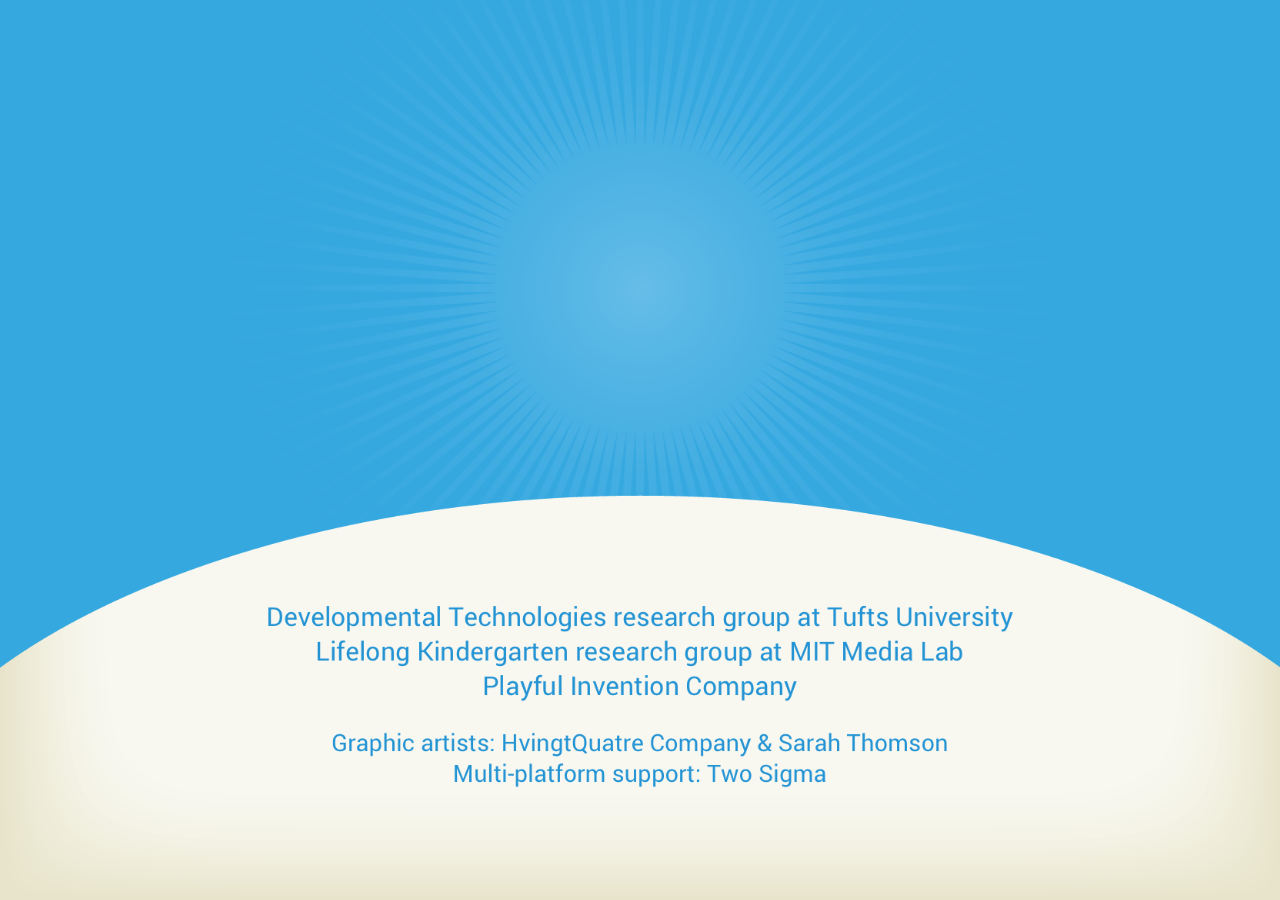
<file: editions/free/src/index.html>
<!DOCTYPE html>
<meta name="viewport" content="width=device-width, initial-scale=1.0,
      maximum-scale=1.0, user-scalable=no"/>
<meta name="apple-mobile-web-app-capable" content="yes"/>
<meta http-equiv="cache-control" content="no-cache">
<meta charset="utf-8">

<html>

<head>
<title>ScratchJr Intro</title>
<link rel="icon" href="data:,">
<script>
    window.scratchJrPage = 'index';
</script>
<script type="text/javascript" src="app.bundle.js"></script>
</head>
<body style="margin:0px; background: black;">
    <div class="frame" id="frame">
        <div class="topbar" id="topbar">
            <div class="topbar-button" id="topbar-info"></div>
            <div class="topbar-button" id="topbar-settings"></div>
            <div class="topbar-button" id="topbar-moreapps">

            </div>
        </div>
        <div class="gear hide" id="gear"></div>
        <div class="credits hide" id="authors"></div>
        <div class="creditsText hide" id="authorsText"></div>
        <div class="rays" id="rays"></div>
        <div class="catface" id="catface"></div>
        <div class="jrlogo" id="jrlogo"></div>
        <div class="purple hide" id="purpleguy"></div>
        <div class="red hide" id="redguy"></div>
        <div class="blue hide" id="blueguy"></div>

        <div class="startButton hide" id="startButton"></div>
        <div class="pbschars hide" id="pbschars"></div>

        <div class="gettings hide" id="gettings"></div>
        <div class="startcode hide" id="startcode"></div>
        
        <div class="usageQuestion hide" id="usageQuestion"></div>
        <div class="usageSchool hide" id="usageSchool">
            <img class="usageIcon" id="useSchoolIcon" src="assets/start/schoolIcon.svg" />
            <div class="usageText" id="useSchoolText"></div>
        </div>
        <div class="usageHome hide" id="usageHome">
            <img class="usageIcon" id="useHomeIcon" src="assets/start/homeIcon.svg" />
            <div class="usageText" id="useHomeText"></div>
        </div>
        <div class="usageOther hide" id="usageOther">
            <img class="usageIcon" id="useOtherIcon" src="assets/start/otherIcon.svg" />
            <div class="usageText" id="useOtherText"></div>
        </div>
        <div class="usageNoanswer hide" id="usageNoanswer">
            <div class="usageNoanswerText" id="usageNoanswerText"></div>
        </div>

        <div class="optionsInstruction hide" id="optionsInstruction">
        </div>
        <div class="optionsList hide" id="optionsList">
        </div>
    </div>
</body>
</html>
</file>
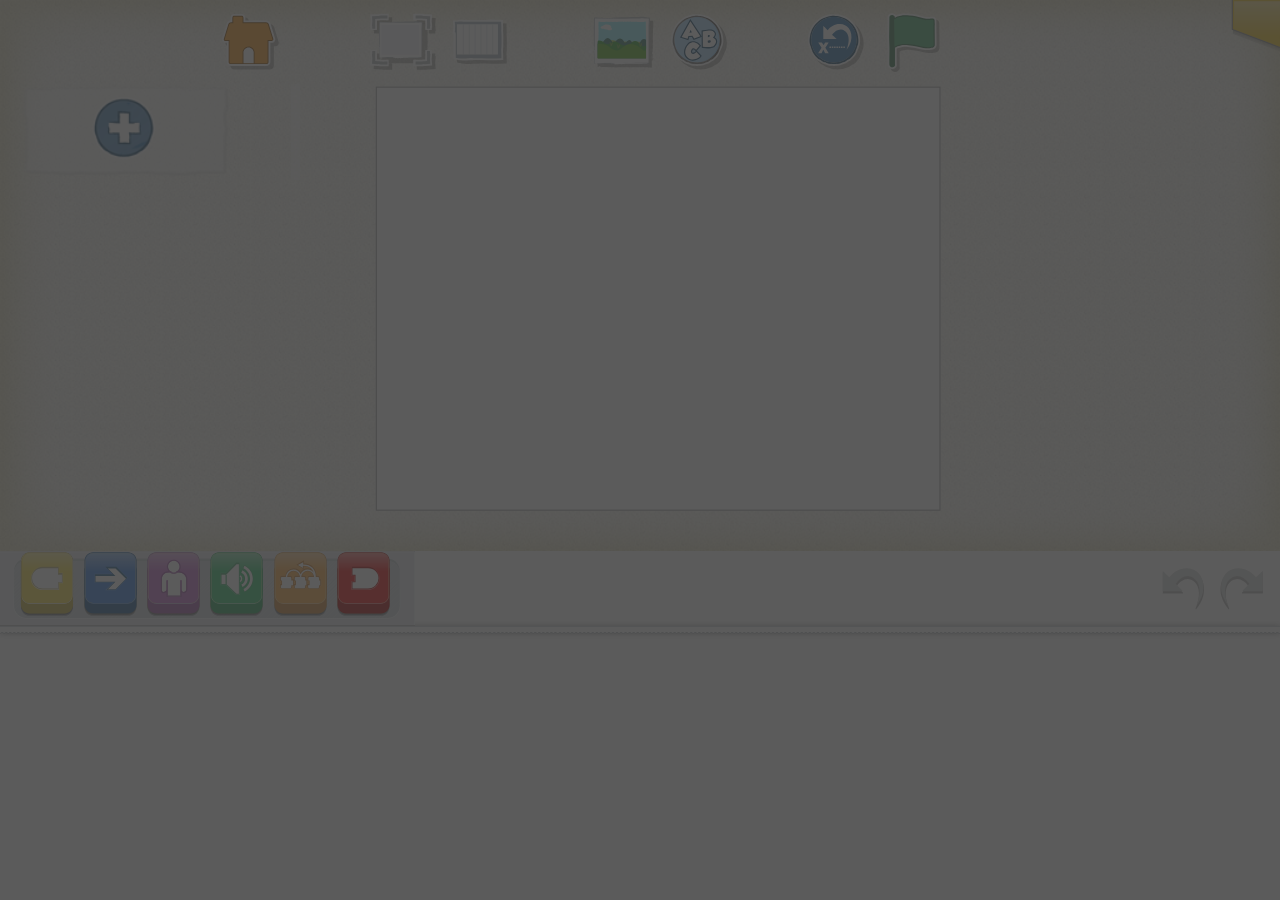
<file: editions/free/src/editor.html>
<!DOCTYPE html>
<html xmlns="http://www.w3.org/1999/xhtml" xmlns:xlink="http://www.w3.org/1999/xlink">
<meta name="viewport" content="width=device-width, initial-scale=1.0, maximum-scale=1.0, user-scalable=no"/>
<meta name="apple-mobile-web-app-capable" content="yes">
<meta http-equiv="cache-control" content="no-cache">
<meta charset="utf-8">

<head>
<title>Junior</title>
<link rel="icon" href="data:,">

<script>
    window.scratchJrPage = 'editor';
</script>
<script type="text/javascript" src="app.bundle.js"></script>
</head>
<body style="background: white;">
<div class="frame" id="frame"></div>
<div class="libframe" id="libframe"></div>
<div class="paintframe" id="paintframe"></div>

</body>
</html>
</file>
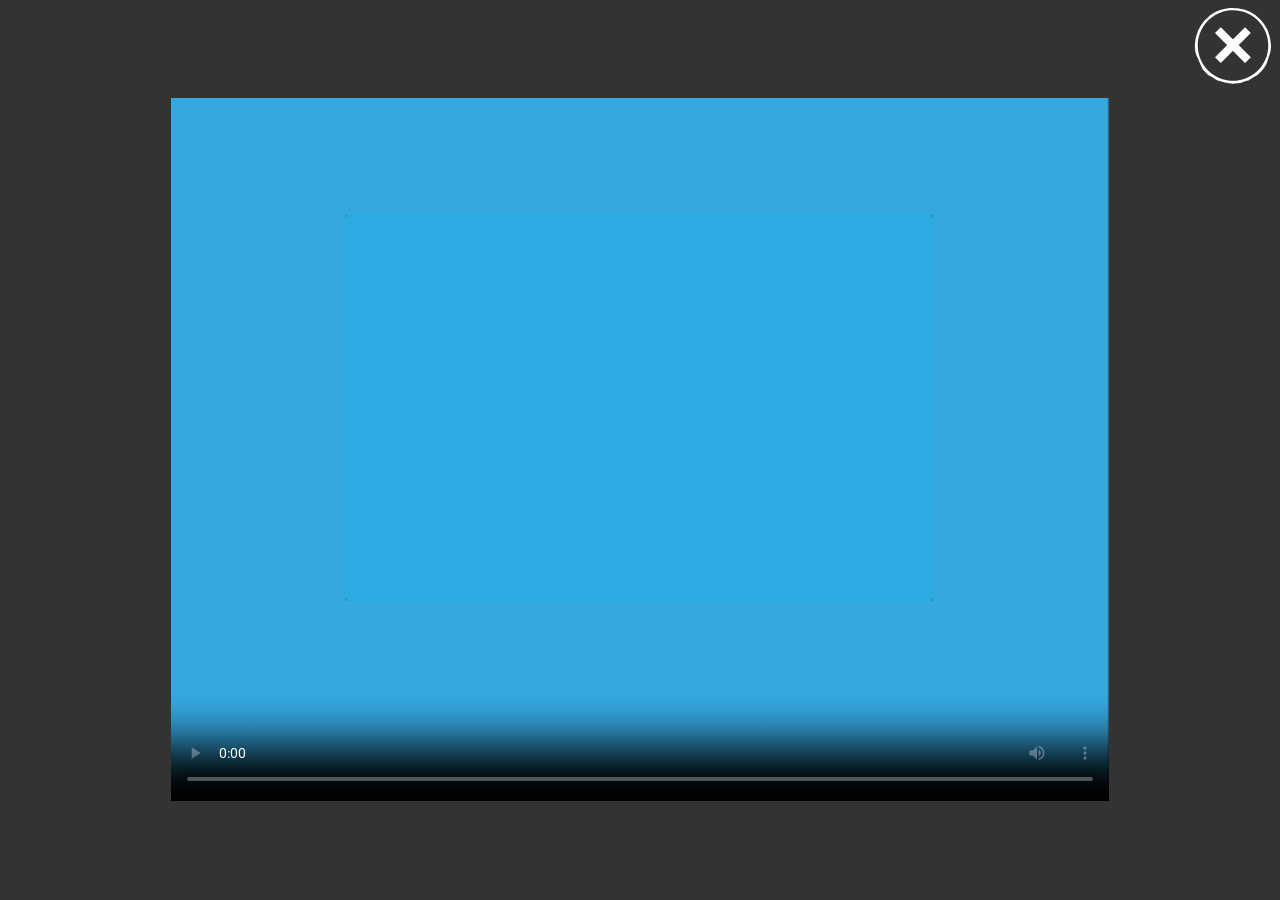
<file: editions/free/src/gettingstarted.html>
<!DOCTYPE html>
<html xmlns="http://www.w3.org/1999/xhtml" xmlns:xlink="http://www.w3.org/1999/xlink">
<meta name="viewport" content="width=device-width, initial-scale=1.0, maximum-scale=1.0, user-scalable=no"/>
<meta name="apple-mobile-web-app-capable" content="yes">
<meta http-equiv="cache-control" content="no-cache">
<meta charset="utf-8">

<head>
<title>Junior</title>
<link rel="icon" href="data:,">

<script language="javascript">
    window.scratchJrPage = 'gettingStarted';
</script>
<script type="text/javascript" src="app.bundle.js"></script>

</head>
<body>
<div class="tutorial" id="tutorialmode">
  <div class="closehelp" id="closeHelp"></div>
  <div class="introvideocontainer">
      <video class="introvideo" id="myVideo" controls style="display: none;"></video>
  </div>
</div>
</body>
</html>
</file>
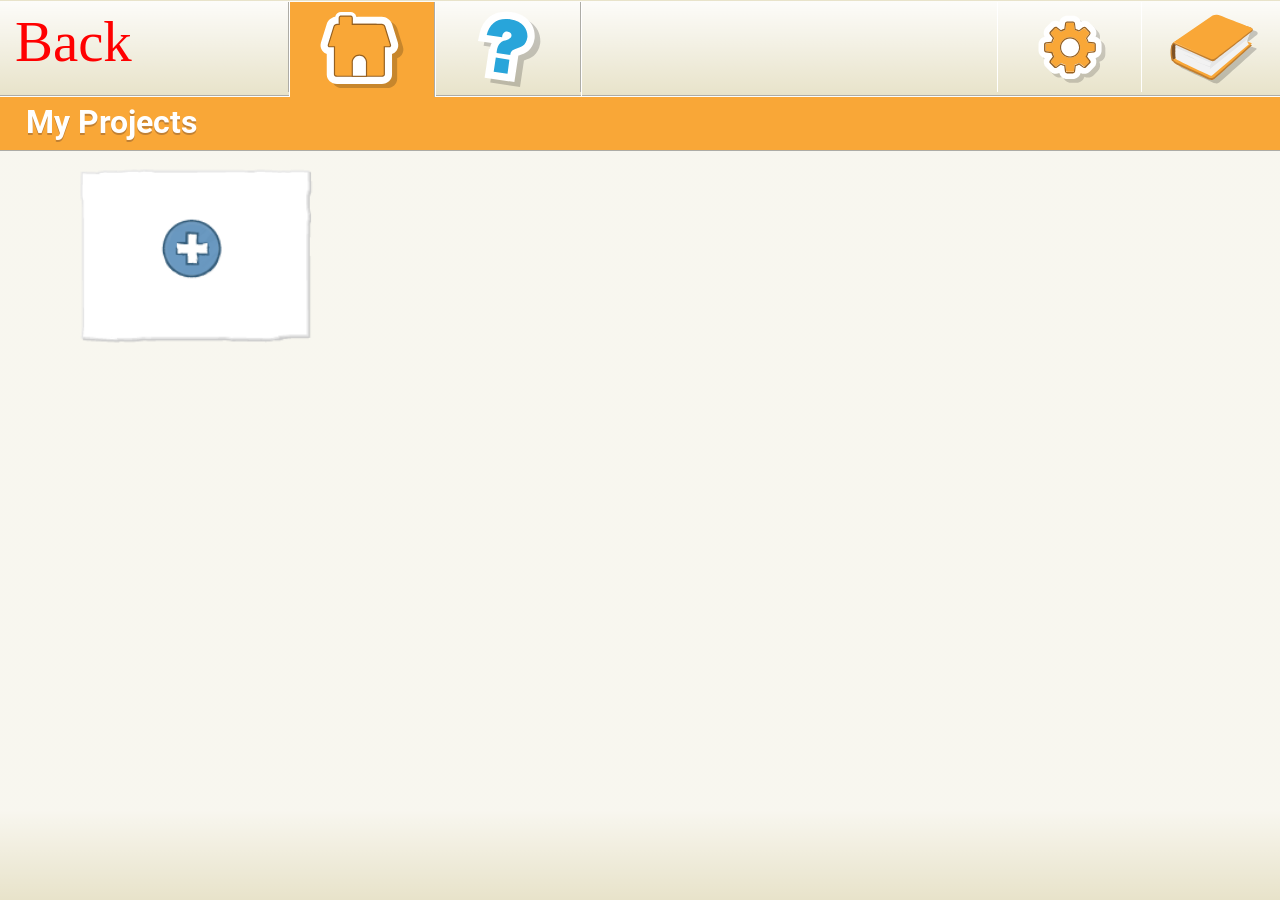
<file: editions/free/src/home.html>
<!DOCTYPE html>
<html xmlns="http://www.w3.org/1999/xhtml" xmlns:xlink="http://www.w3.org/1999/xlink">
<meta name="viewport" content="width=device-width, initial-scale=1.0, user-scalable=0, minimum-scale=1.0, maximum-scale=1.0">
<meta name="apple-mobile-web-app-capable" content="yes">
<meta http-equiv="cache-control" content="no-cache">
<meta charset="utf-8">

<head>
<title>Scratch Jr</title>
<link rel="icon" href="data:,">

<script>
    window.scratchJrPage = 'home';
</script>
<script type="text/javascript" src="app.bundle.js"></script>

</head>
<body>
<div class="frame" id="frame">
	<div class="topbar" id="topbar">
		<ul class="topbar-nav" id="nav">
			<li class="logo" id="logotab">
				<span class="logo-icon"></span>
			</li>
			<div></div>
			<li class="home" id="hometab">
				<span class="home-icon"></span>
			</li>
			<div></div>
			<li class="help" id="helptab">
				<span class="help-icon"></span>
			</li>
			<div></div>
		</ul>
        <ul class="reference" id="settings">
            <div></div>
            <li class="gear" id="geartab">
                <span class="gear-icon"></span>
            </li>
       </ul>
		<ul class="reference" id="reference">
			<div></div>
			<li class="book" id="booktab">
				<span class="book-icon"></span>
			</li>
	 </ul>
	</div>
	<div class="topsection" id="topsection">
		<div	class="tabtitle" id="tabtitle">
			<span id="tabheader"></span>
		</div>
		<div class="tabicon" id="tabicon"></div>
		<div class="blueband" id="blueband">
			<span id="subtitle"></span>
		</div>
	</div>
	<div class="contentwrap" id="wrapc"></div>
	<div class="footer off" id="footer">
		<ul class="footer-nav" id="footernav">
			<li class="tab" id="abouttab" >
				<div class="about-icon"></div>
				<span id="abouttab-text"></span>
			</li>
			<li class="tab" id="interfacetab">
				<div class="interface-icon"></div>
				<span id="interfacetab-text"></span>
			</li>
			<li class="tab" id="painttab">
				<div class="paint-icon"></div>
                <span id="painttab-text"></span>
			</li>
			<li class="tab2" id="blockstab">
				<div class="blocks-icon"></div>
				<span id="blockstab-text"></span>
			</li>
			<div></div>
		</ul>
	</div>

</div>
</body>
</html>
</file>
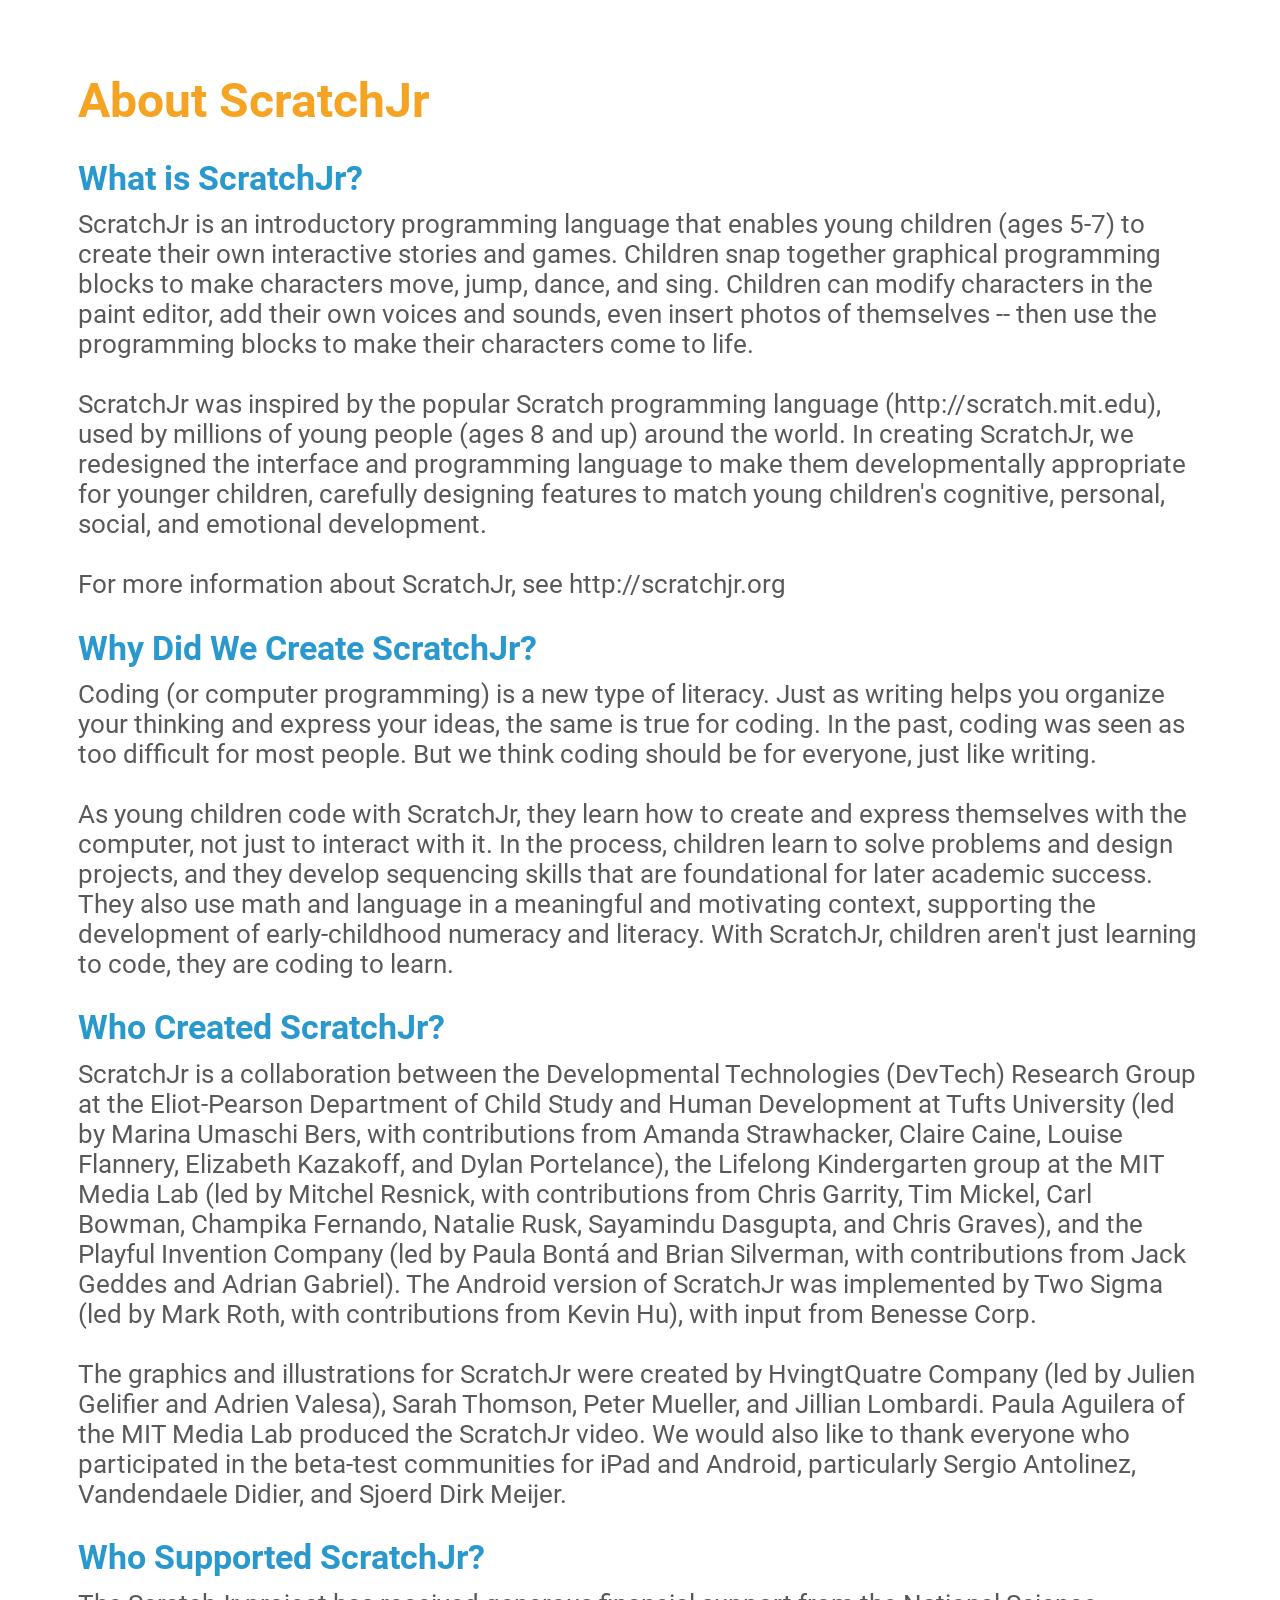
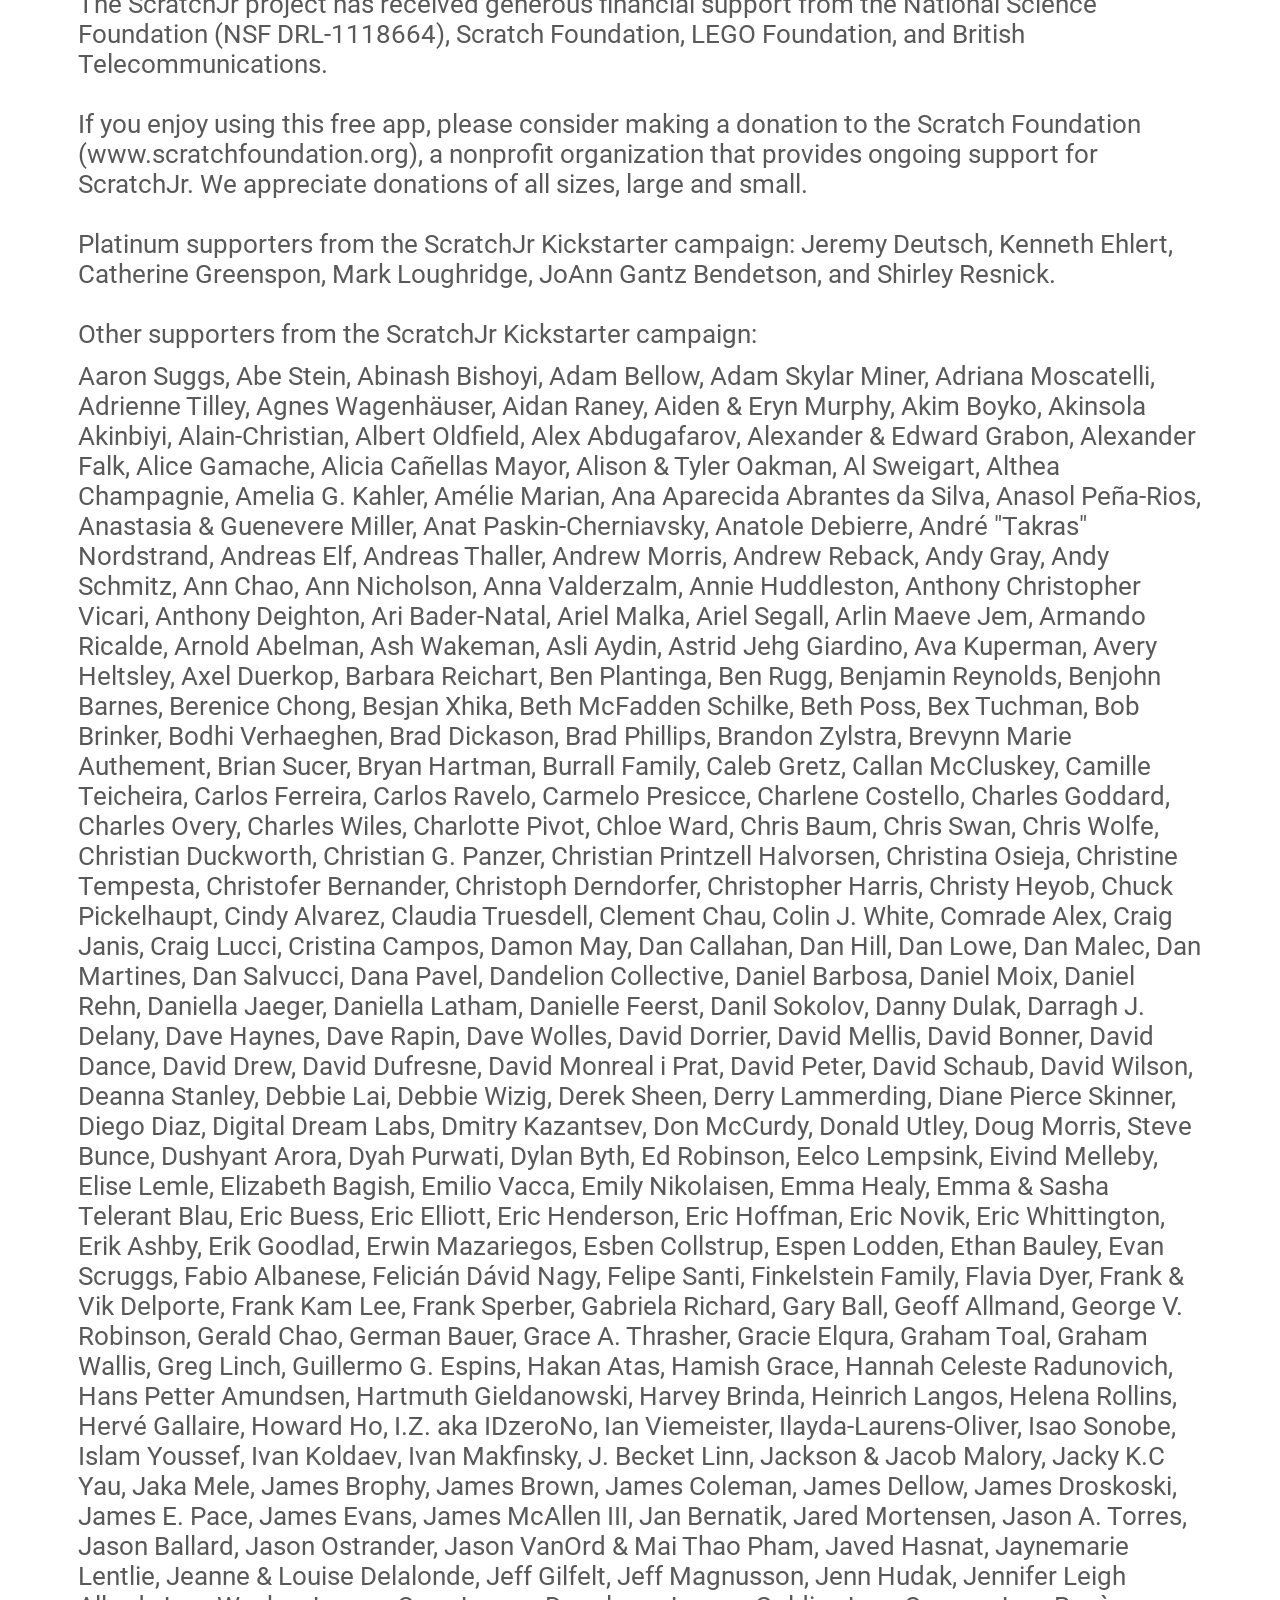
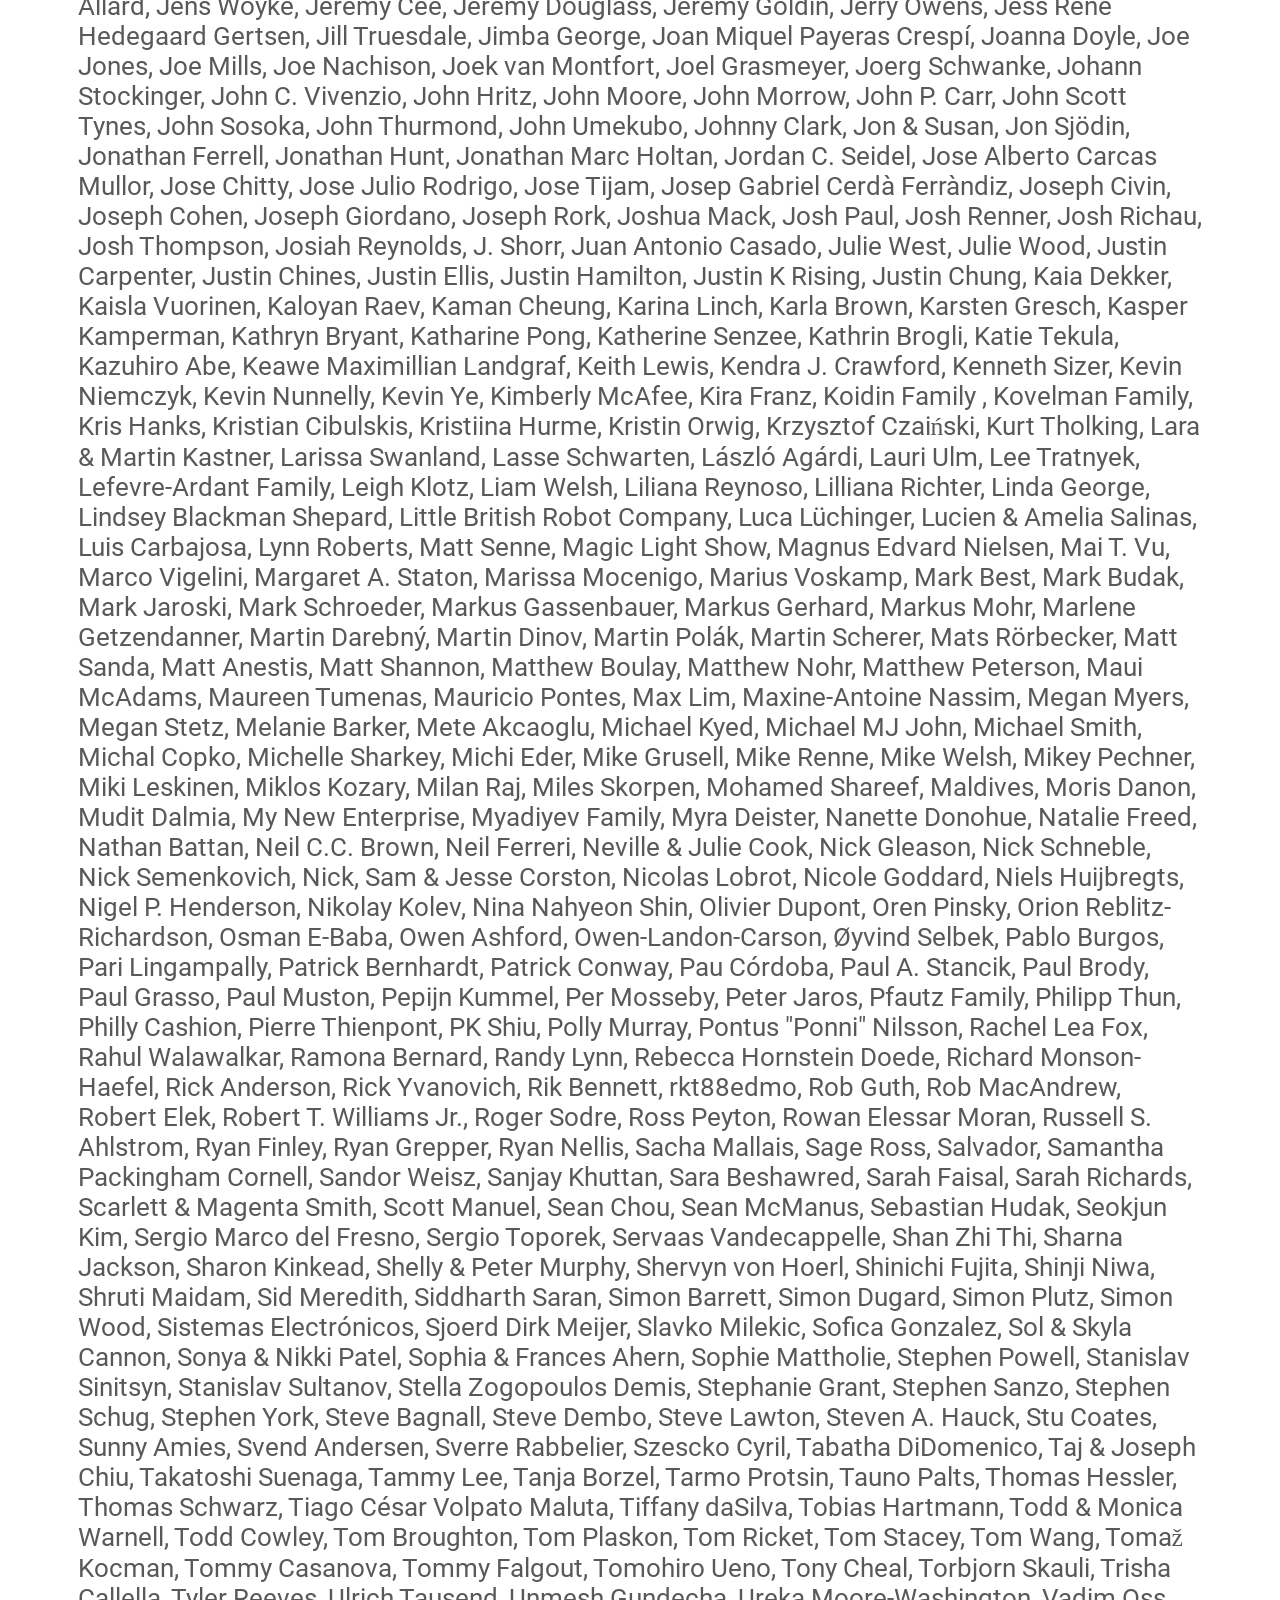
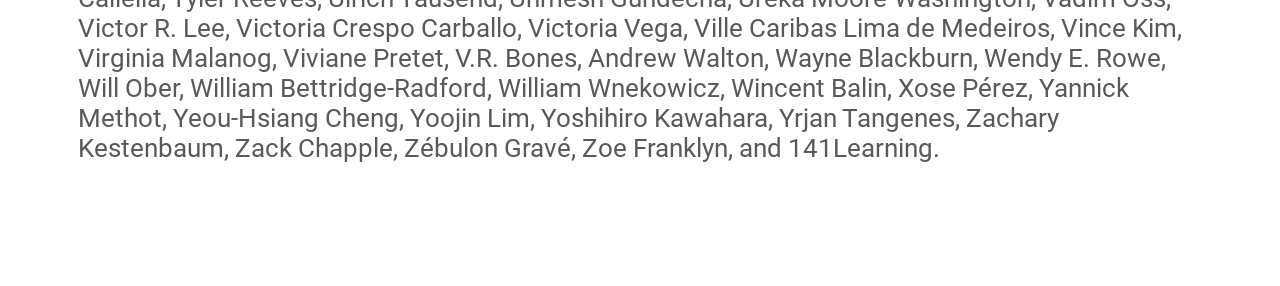
<file: editions/free/src/inapp/about.html>
<!DOCTYPE html>
<html>
<head>
<meta charset="utf-8">
<script>
    window.scratchJrPage = 'inappAbout';
</script>
<script type="text/javascript" src="../app.bundle.js"></script>

</head>
<body>
<h1 id="aboutScratchjrTitle"></h1>
<div class="about-section-wrapper">
<h2 class="title" id="aboutWhatIs"></h2>
<div class="description" id="aboutDescription">
</div>
</div>

<div class="about-section-wrapper">
<h2 class="title" id="aboutWhyCreate"></h2>
<div class="description" id="aboutWhyCreateDescription">
</div>
</div>

<div class="about-section-wrapper">
<h2 class="title" id="aboutWhoCreated"></h2>
<div class="description" id="aboutWhoCreatedDescription">
</div></div>

<div class="about-section-wrapper">
<h2 class="title" id="aboutWhoSupported"></h2>
<div class="description" id="aboutWhoSupportedDescription">
</div>

<div class="description">
    Aaron Suggs, Abe Stein, Abinash Bishoyi, Adam Bellow, Adam Skylar Miner, Adriana Moscatelli, Adrienne Tilley, Agnes Wagenh&auml;user, Aidan Raney, Aiden &amp; Eryn Murphy, Akim Boyko, Akinsola Akinbiyi, Alain-Christian, Albert Oldfield, Alex Abdugafarov, Alexander &amp; Edward Grabon, Alexander Falk, Alice Gamache, Alicia Ca&ntilde;ellas Mayor, Alison &amp; Tyler Oakman, Al Sweigart, Althea Champagnie, Amelia G. Kahler, Am&eacute;lie Marian, Ana Aparecida Abrantes da Silva, Anasol Pe&ntilde;a-Rios, Anastasia &amp; Guenevere Miller, Anat Paskin-Cherniavsky, Anatole Debierre, Andr&eacute; &quot;Takras&quot; Nordstrand, Andreas Elf, Andreas Thaller, Andrew Morris, Andrew Reback, Andy Gray, Andy Schmitz, Ann Chao, Ann Nicholson, Anna Valderzalm, Annie Huddleston, Anthony Christopher Vicari, Anthony Deighton, Ari Bader-Natal, Ariel Malka, Ariel Segall, Arlin Maeve Jem, Armando Ricalde, Arnold Abelman, Ash Wakeman, Asli Aydin, Astrid Jehg Giardino, Ava Kuperman, Avery Heltsley, Axel Duerkop, Barbara Reichart, Ben Plantinga, Ben Rugg, Benjamin Reynolds, Benjohn Barnes, Berenice Chong, Besjan Xhika, Beth McFadden Schilke, Beth Poss, Bex Tuchman, Bob Brinker, Bodhi Verhaeghen, Brad Dickason, Brad Phillips, Brandon Zylstra, Brevynn Marie Authement, Brian Sucer, Bryan Hartman, Burrall Family, Caleb Gretz, Callan McCluskey, Camille Teicheira, Carlos Ferreira, Carlos Ravelo, Carmelo Presicce, Charlene Costello, Charles Goddard, Charles Overy, Charles Wiles, Charlotte Pivot, Chloe Ward, Chris Baum, Chris Swan, Chris Wolfe, Christian Duckworth, Christian G. Panzer, Christian Printzell Halvorsen, Christina Osieja, Christine Tempesta, Christofer Bernander, Christoph Derndorfer, Christopher Harris, Christy Heyob, Chuck Pickelhaupt, Cindy Alvarez, Claudia Truesdell, Clement Chau, Colin J. White, Comrade Alex, Craig Janis, Craig Lucci, Cristina Campos, Damon May, Dan Callahan, Dan Hill, Dan Lowe, Dan Malec, Dan Martines, Dan Salvucci, Dana Pavel, Dandelion Collective, Daniel Barbosa, Daniel Moix, Daniel Rehn, Daniella Jaeger, Daniella Latham, Danielle Feerst, Danil Sokolov, Danny Dulak, Darragh J. Delany, Dave Haynes, Dave Rapin, Dave Wolles, David Dorrier, David Mellis, David Bonner, David Dance, David Drew, David Dufresne, David Monreal i Prat, David Peter, David Schaub, David Wilson, Deanna Stanley, Debbie Lai, Debbie Wizig, Derek Sheen, Derry Lammerding, Diane Pierce Skinner, Diego Diaz, Digital Dream Labs, Dmitry Kazantsev, Don McCurdy, Donald Utley, Doug Morris, Steve Bunce, Dushyant Arora, Dyah Purwati, Dylan Byth, Ed Robinson, Eelco Lempsink, Eivind Melleby, Elise Lemle, Elizabeth Bagish, Emilio Vacca, Emily Nikolaisen, Emma Healy, Emma &amp; Sasha Telerant Blau, Eric Buess, Eric Elliott, Eric Henderson, Eric Hoffman, Eric Novik, Eric Whittington, Erik Ashby, Erik Goodlad, Erwin Mazariegos, Esben Collstrup, Espen Lodden, Ethan Bauley, Evan Scruggs, Fabio Albanese, Felici&aacute;n D&aacute;vid Nagy, Felipe Santi, Finkelstein Family, Flavia Dyer, Frank &amp; Vik Delporte, Frank Kam Lee, Frank Sperber, Gabriela Richard, Gary Ball, Geoff Allmand, George V. Robinson, Gerald Chao, German Bauer, Grace A. Thrasher, Gracie Elqura, Graham Toal, Graham Wallis, Greg Linch, Guillermo G. Espins, Hakan Atas, Hamish Grace, Hannah Celeste Radunovich, Hans Petter Amundsen, Hartmuth Gieldanowski, Harvey Brinda, Heinrich Langos, Helena Rollins, Herv&eacute; Gallaire, Howard Ho, I.Z. aka IDzeroNo, Ian Viemeister, Ilayda-Laurens-Oliver, Isao Sonobe, Islam Youssef, Ivan Koldaev, Ivan Makfinsky, J. Becket Linn, Jackson &amp; Jacob Malory, Jacky K.C Yau, Jaka Mele, James Brophy, James Brown, James Coleman, James Dellow, James Droskoski, James E. Pace, James Evans, James McAllen III, Jan Bernatik, Jared Mortensen, Jason A. Torres, Jason Ballard, Jason Ostrander, Jason VanOrd &amp; Mai Thao Pham, Javed Hasnat, Jaynemarie Lentlie, Jeanne &amp; Louise Delalonde, Jeff Gilfelt, Jeff Magnusson, Jenn Hudak, Jennifer Leigh Allard, Jens Woyke, Jeremy Cee, Jeremy Douglass, Jeremy Goldin, Jerry Owens, Jess Ren&egrave; Hedegaard Gertsen, Jill Truesdale, Jimba George, Joan Miquel Payeras Cresp&iacute;, Joanna Doyle, Joe Jones, Joe Mills, Joe Nachison, Joek van Montfort, Joel Grasmeyer, Joerg Schwanke, Johann Stockinger, John C. Vivenzio, John Hritz, John Moore, John Morrow, John P. Carr, John Scott Tynes, John Sosoka, John Thurmond, John Umekubo, Johnny Clark, Jon &amp; Susan, Jon Sj&ouml;din, Jonathan Ferrell, Jonathan Hunt, Jonathan Marc Holtan, Jordan C. Seidel, Jose Alberto Carcas Mullor, Jose Chitty, Jose Julio Rodrigo, Jose Tijam, Josep Gabriel Cerd&agrave; Ferr&agrave;ndiz, Joseph Civin, Joseph Cohen, Joseph Giordano, Joseph Rork, Joshua Mack, Josh Paul, Josh Renner, Josh Richau, Josh Thompson, Josiah Reynolds, J. Shorr, Juan Antonio Casado, Julie West, Julie Wood, Justin Carpenter, Justin Chines, Justin Ellis, Justin Hamilton, Justin K Rising, Justin Chung, Kaia Dekker, Kaisla Vuorinen, Kaloyan Raev, Kaman Cheung, Karina Linch, Karla Brown, Karsten Gresch, Kasper Kamperman, Kathryn Bryant, Katharine Pong, Katherine Senzee, Kathrin Brogli, Katie Tekula, Kazuhiro Abe, Keawe Maximillian Landgraf, Keith Lewis, Kendra J. Crawford, Kenneth Sizer, Kevin Niemczyk, Kevin Nunnelly, Kevin Ye, Kimberly McAfee, Kira Franz, Koidin Family , Kovelman Family, Kris Hanks, Kristian Cibulskis, Kristiina Hurme, Kristin Orwig, Krzysztof Czai&nacute;ski, Kurt Tholking, Lara &amp; Martin Kastner, Larissa Swanland, Lasse Schwarten, L&aacute;szl&oacute; Ag&aacute;rdi, Lauri Ulm, Lee Tratnyek, Lefevre-Ardant Family, Leigh Klotz, Liam Welsh, Liliana Reynoso, Lilliana Richter, Linda George, Lindsey Blackman Shepard, Little British Robot Company, Luca L&uuml;chinger, Lucien &amp; Amelia Salinas, Luis Carbajosa, Lynn Roberts, Matt Senne, Magic Light Show, Magnus Edvard Nielsen, Mai T. Vu, Marco Vigelini, Margaret A. Staton, Marissa Mocenigo, Marius Voskamp, Mark Best, Mark Budak, Mark Jaroski, Mark Schroeder, Markus Gassenbauer, Markus Gerhard, Markus Mohr, Marlene Getzendanner, Martin Darebn&yacute;, Martin Dinov, Martin Pol&aacute;k, Martin Scherer, Mats R&ouml;rbecker, Matt Sanda, Matt Anestis, Matt Shannon, Matthew Boulay, Matthew Nohr, Matthew Peterson, Maui McAdams, Maureen Tumenas, Mauricio Pontes, Max Lim, Maxine-Antoine Nassim, Megan Myers, Megan Stetz, Melanie Barker, Mete Akcaoglu, Michael Kyed, Michael MJ John, Michael Smith, Michal Copko, Michelle Sharkey, Michi Eder, Mike Grusell, Mike Renne, Mike Welsh, Mikey Pechner, Miki Leskinen, Miklos Kozary, Milan Raj, Miles Skorpen, Mohamed Shareef, Maldives, Moris Danon, Mudit Dalmia, My New Enterprise, Myadiyev Family, Myra Deister, Nanette Donohue, Natalie Freed, Nathan Battan, Neil C.C. Brown, Neil Ferreri, Neville &amp; Julie Cook, Nick Gleason, Nick Schneble, Nick Semenkovich, Nick, Sam &amp; Jesse Corston, Nicolas Lobrot, Nicole Goddard, Niels Huijbregts, Nigel P. Henderson, Nikolay Kolev, Nina Nahyeon Shin, Olivier Dupont, Oren Pinsky, Orion Reblitz-Richardson, Osman E-Baba, Owen Ashford, Owen-Landon-Carson, &Oslash;yvind Selbek, Pablo Burgos, Pari Lingampally, Patrick Bernhardt, Patrick Conway, Pau C&oacute;rdoba, Paul A. Stancik, Paul Brody, Paul Grasso, Paul Muston, Pepijn Kummel, Per Mosseby, Peter Jaros, Pfautz Family, Philipp Thun, Philly Cashion, Pierre Thienpont, PK Shiu, Polly Murray, Pontus &quot;Ponni&quot; Nilsson, Rachel Lea Fox, Rahul Walawalkar, Ramona Bernard, Randy Lynn, Rebecca Hornstein Doede, Richard Monson-Haefel, Rick Anderson, Rick Yvanovich, Rik Bennett, rkt88edmo, Rob Guth, Rob MacAndrew, Robert Elek, Robert T. Williams Jr., Roger Sodre, Ross Peyton, Rowan Elessar Moran, Russell S. Ahlstrom, Ryan Finley, Ryan Grepper, Ryan Nellis, Sacha Mallais, Sage Ross, Salvador, Samantha Packingham Cornell, Sandor Weisz, Sanjay Khuttan, Sara Beshawred, Sarah Faisal, Sarah Richards, Scarlett &amp; Magenta Smith, Scott Manuel, Sean Chou, Sean McManus, Sebastian Hudak, Seokjun Kim, Sergio Marco del Fresno, Sergio Toporek, Servaas Vandecappelle, Shan Zhi Thi, Sharna Jackson, Sharon Kinkead, Shelly &amp; Peter Murphy, Shervyn von Hoerl, Shinichi Fujita, Shinji Niwa, Shruti Maidam, Sid Meredith, Siddharth Saran, Simon Barrett, Simon Dugard, Simon Plutz, Simon Wood, Sistemas Electr&oacute;nicos, Sjoerd Dirk Meijer, Slavko Milekic, Sofica Gonzalez, Sol &amp; Skyla Cannon, Sonya &amp; Nikki Patel, Sophia &amp; Frances Ahern, Sophie Mattholie, Stephen Powell, Stanislav Sinitsyn, Stanislav Sultanov, Stella Zogopoulos Demis, Stephanie Grant, Stephen Sanzo, Stephen Schug, Stephen York, Steve Bagnall, Steve Dembo, Steve Lawton, Steven A. Hauck, Stu Coates, Sunny Amies, Svend Andersen, Sverre Rabbelier, Szescko Cyril, Tabatha DiDomenico, Taj &amp; Joseph Chiu, Takatoshi Suenaga, Tammy Lee, Tanja Borzel, Tarmo Protsin, Tauno Palts, Thomas Hessler, Thomas Schwarz, Tiago C&eacute;sar Volpato Maluta, Tiffany daSilva, Tobias Hartmann, Todd &amp; Monica Warnell, Todd Cowley, Tom Broughton, Tom Plaskon, Tom Ricket, Tom Stacey, Tom Wang, Toma&zcaron; Kocman, Tommy Casanova, Tommy Falgout, Tomohiro Ueno, Tony Cheal, Torbjorn Skauli, Trisha Callella, Tyler Reeves, Ulrich Tausend, Unmesh Gundecha, Ureka Moore-Washington, Vadim Oss, Victor R. Lee, Victoria Crespo Carballo, Victoria Vega, Ville Caribas Lima de Medeiros, Vince Kim, Virginia Malanog, Viviane Pretet, V.R. Bones, Andrew Walton, Wayne Blackburn, Wendy E. Rowe, Will Ober, William Bettridge-Radford, William Wnekowicz, Wincent Balin, Xose P&eacute;rez, Yannick Methot, Yeou-Hsiang Cheng, Yoojin Lim, Yoshihiro Kawahara, Yrjan Tangenes, Zachary Kestenbaum, Zack Chapple, Z&eacute;bulon Grav&eacute;, Zoe Franklyn, and 141Learning.
</div>

</div>

</body>
</html>
</file>
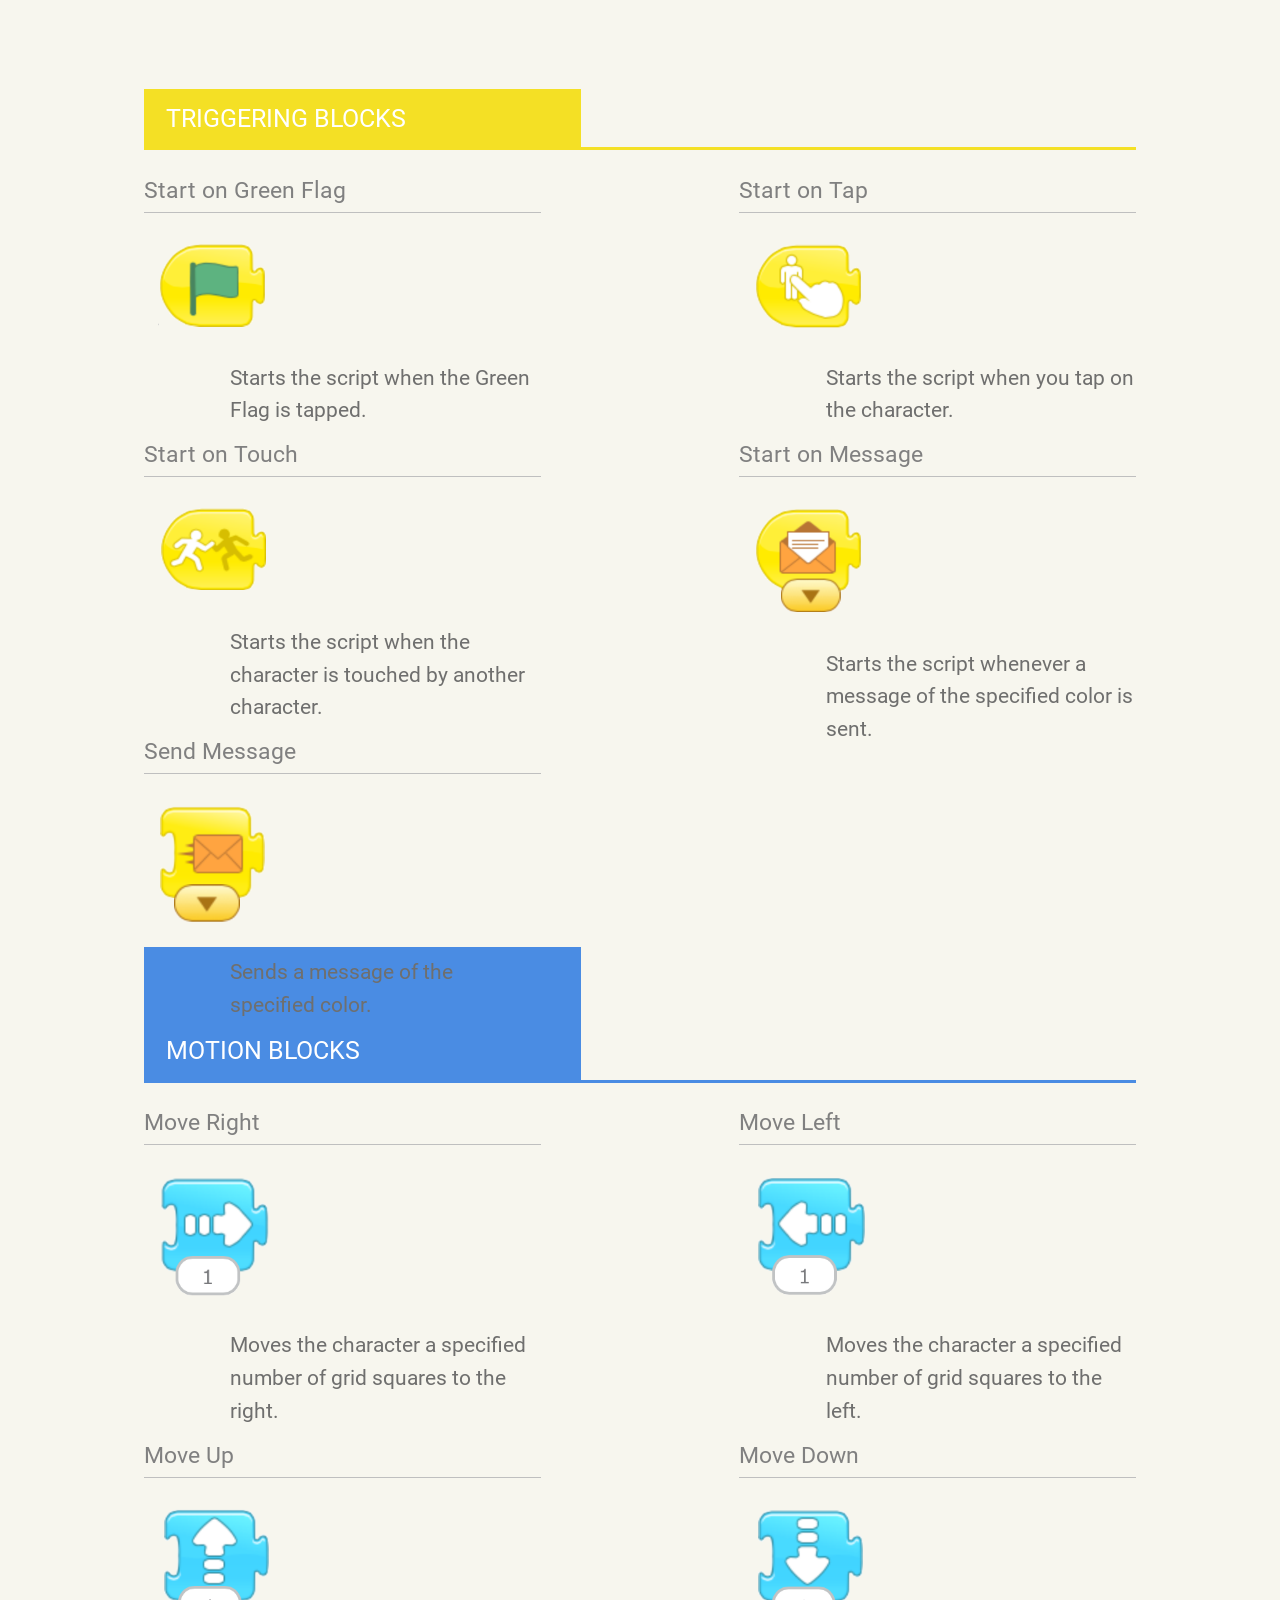
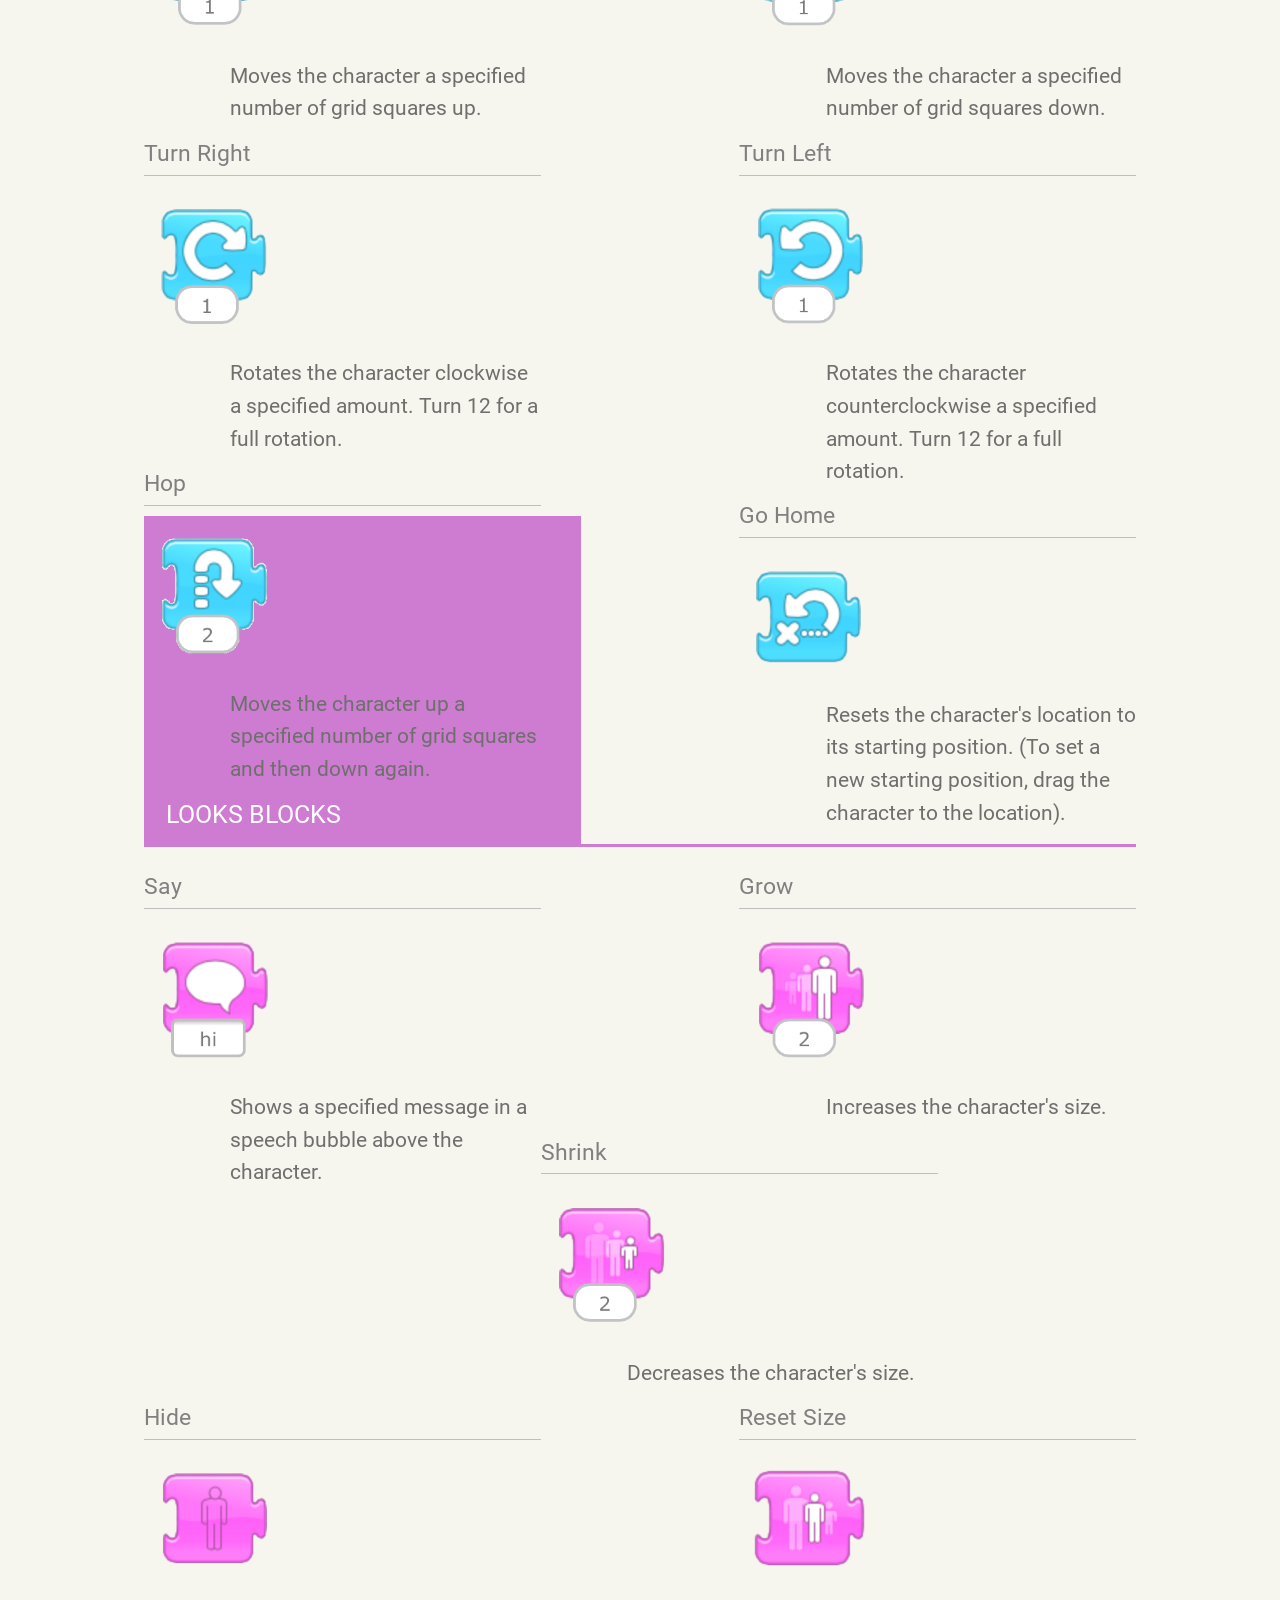
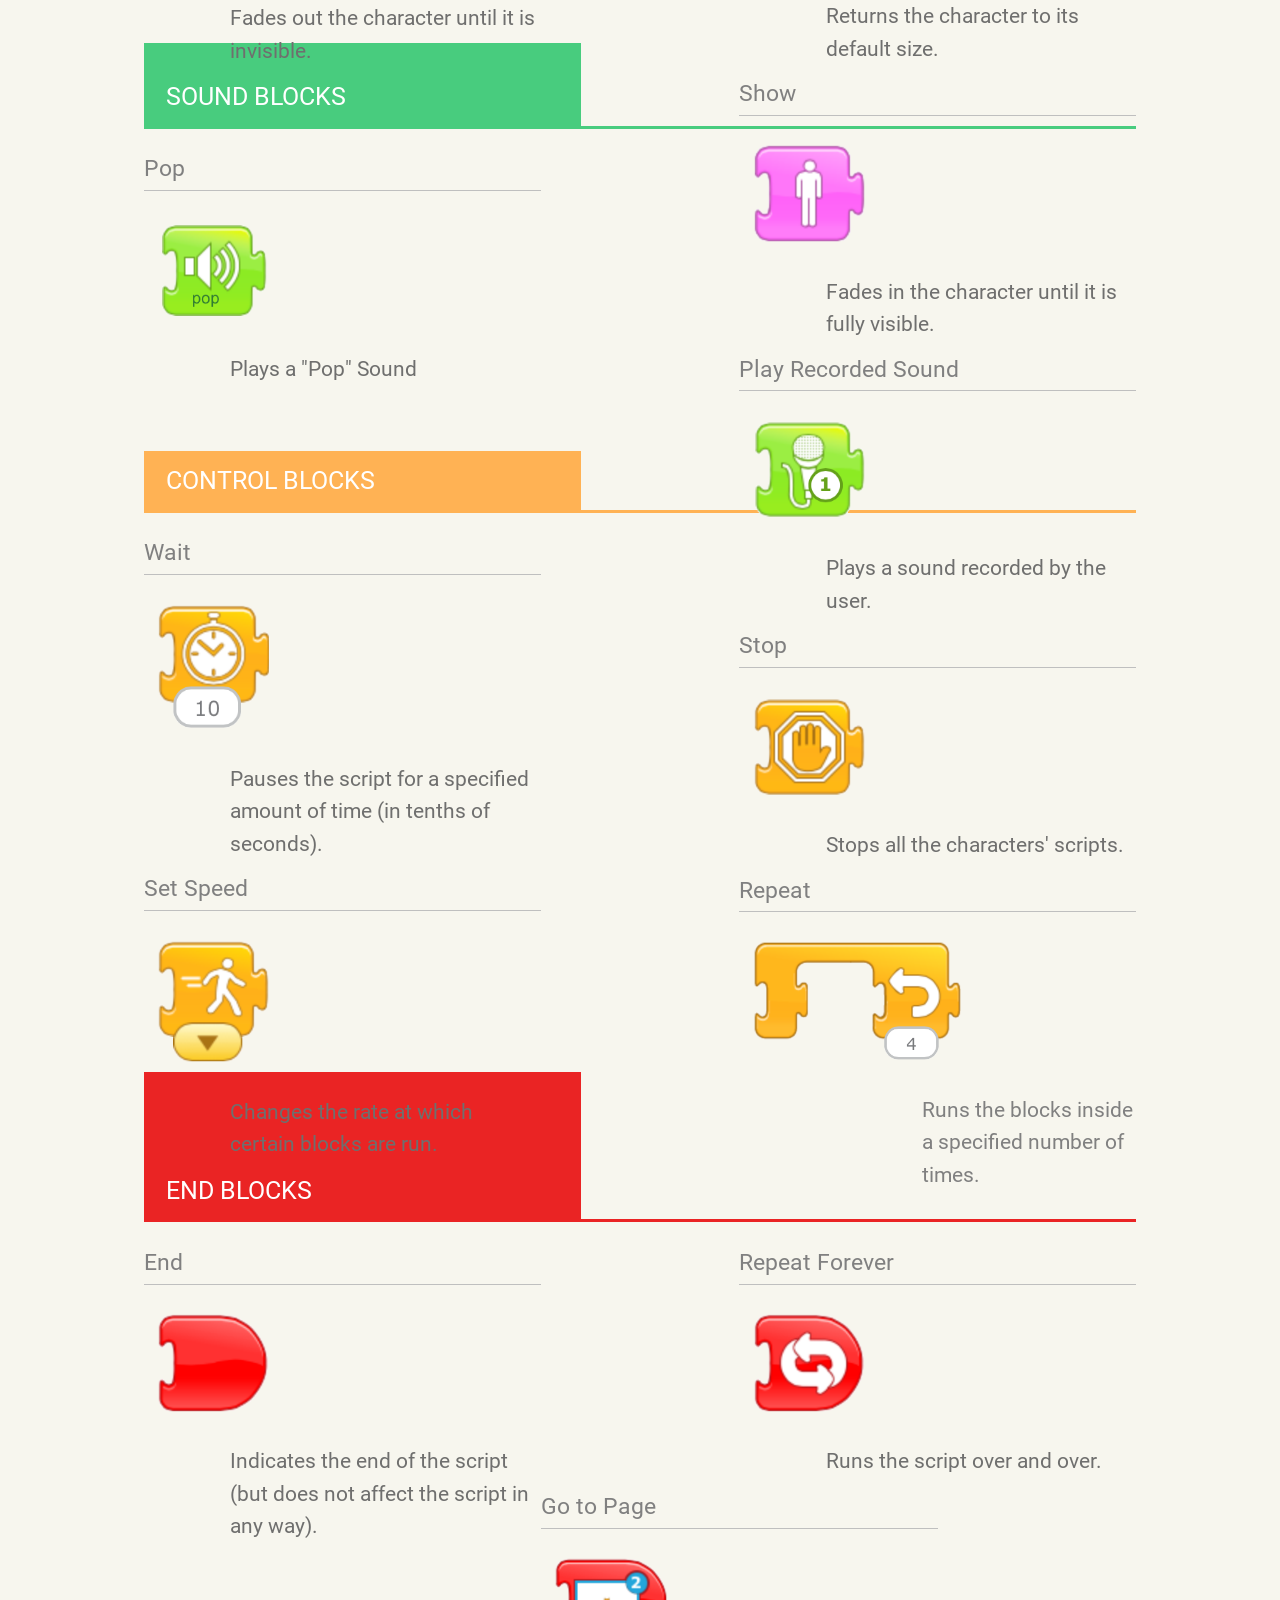
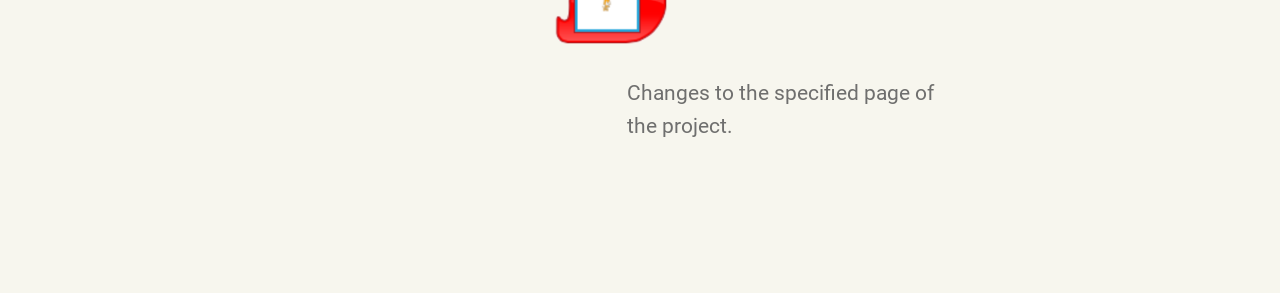
<file: editions/free/src/inapp/blocks.html>
<!DOCTYPE html>
<html>
  <head>
    <meta charset="utf-8">
    <script>
        window.scratchJrPage = 'inappBlocksGuide';
    </script>
    <script type="text/javascript" src="../app.bundle.js"></script>
  </head>

  <body>
    <div id="content">
      <div id="ipad-project-view-wrapper">
        <div class="learn-tab learn-blocks">
          <!-- Yellow Blocks -->
          <div class="block-category-header" id="yellow-block-category-header">
          </div>
          <div class="block-category-header-line" id="yellow-block-category-header-line"></div>
          <div class="block-wrapper">
            <div class="block-wrapper-left">
              <div class="block-title" id="BLOCKS_GREEN_FLAG">
              </div>
              <div class="block-image-wrapper">
                <img class="block-image" src="images/onflag.png" />
              </div>
              <div class="block-description" id="BLOCKS_GREEN_FLAG_DESCRIPTION">
              </div>
            </div>
            <div class="block-wrapper-right">
              <div class="block-title" id="BLOCKS_ON_TAP">
              </div>
              <div class="block-image-wrapper">
                <img class="block-image" src="images/ontap.png" />
              </div>
              <div class="block-description" id="BLOCKS_ON_TAP_DESCRIPTION">
              </div>
            </div>
          </div>
          <div class="block-wrapper">
            <div class="block-wrapper-left">
              <div class="block-title" id="BLOCKS_ON_TOUCH">
              </div>
              <div class="block-image-wrapper">
                <img class="block-image" src="images/onbump.png" />
              </div>
              <div class="block-description" id="BLOCKS_ON_TOUCH_DESCRIPTION">
              </div>
            </div>
            <div class="block-wrapper-right">
              <div class="block-title" id="BLOCKS_ON_MESSAGE">
              </div>
              <div class="block-image-wrapper">
                <img class="block-image" src="images/messagereceive.png" />
              </div>
              <div class="block-description" id="BLOCKS_ON_MESSAGE_DESCRIPTION">
              </div>
            </div>
          </div>
          <div class="block-wrapper">
            <div class="block-wrapper-left">
              <div class="block-title" id="BLOCKS_SEND_MESSAGE">
              </div>
              <div class="block-image-wrapper">
                <img class="block-image" src="images/messagesend.png" />
              </div>
              <div class="block-description" id="BLOCKS_SEND_MESSAGE_DESCRIPTION">
              </div>
            </div>
          </div>
          <!-- Blue Blocks -->
          <div class="block-category-header" id="blue-block-category-header">
          </div>
          <div class="block-category-header-line" id="blue-block-category-header-line"></div>
          <div class="block-wrapper">
            <div class="block-wrapper-left">
              <div class="block-title" id="BLOCKS_MOVE_RIGHT">
              </div>
              <div class="block-image-wrapper">
                <img class="block-image" src="images/right.png" />
              </div>
              <div class="block-description" id="BLOCKS_MOVE_RIGHT_DESCRIPTION">
              </div>
            </div>
            <div class="block-wrapper-right">
              <div class="block-title" id="BLOCKS_MOVE_LEFT">
              </div>
              <div class="block-image-wrapper">
                <img class="block-image" src="images/left.png" />
              </div>
              <div class="block-description" id="BLOCKS_MOVE_LEFT_DESCRIPTION">
              </div>
            </div>
          </div>
          <div class="block-wrapper">
            <div class="block-wrapper-left">
              <div class="block-title" id="BLOCKS_MOVE_UP">
              </div>
              <div class="block-image-wrapper">
                <img class="block-image" src="images/up.png" />
              </div>
              <div class="block-description" id="BLOCKS_MOVE_UP_DESCRIPTION">
              </div>
            </div>
            <div class="block-wrapper-right">
              <div class="block-title" id="BLOCKS_MOVE_DOWN">
              </div>
              <div class="block-image-wrapper">
                <img class="block-image" src="images/down.png" />
              </div>
              <div class="block-description" id="BLOCKS_MOVE_DOWN_DESCRIPTION">
              </div>
            </div>
          </div>
          <div class="block-wrapper">
            <div class="block-wrapper-left">
              <div class="block-title" id="BLOCKS_TURN_RIGHT">
              </div>
              <div class="block-image-wrapper">
                <img class="block-image" src="images/turnright.png" />
              </div>
              <div class="block-description" id="BLOCKS_TURN_RIGHT_DESCRIPTION">
              </div>
            </div>
            <div class="block-wrapper-right">
              <div class="block-title" id="BLOCKS_TURN_LEFT">
              </div>
              <div class="block-image-wrapper">
                <img class="block-image" src="images/turnleft.png" />
              </div>
              <div class="block-description" id="BLOCKS_TURN_LEFT_DESCRIPTION">
              </div>
            </div>
          </div>
          <div class="block-wrapper">
            <div class="block-wrapper-left">
              <div class="block-title" id="BLOCKS_HOP">
              </div>
              <div class="block-image-wrapper">
                <img class="block-image" src="images/hop.png" />
              </div>
              <div class="block-description" id="BLOCKS_HOP_DESCRIPTION">
              </div>
            </div>
            <div class="block-wrapper-right">
              <div class="block-title" id="BLOCKS_GO_HOME">
              </div>
              <div class="block-image-wrapper">
                <img class="block-image" src="images/gohome.png" />
              </div>
              <div class="block-description" id="BLOCKS_GO_HOME_DESCRIPTION">
              </div>
            </div>
          </div>
          <!-- Purple Blocks -->
          <div class="block-category-header" id="purple-block-category-header">
          </div>
          <div class="block-category-header-line" id="purple-block-category-header-line"></div>
          <div class="block-wrapper">
            <div class="block-wrapper-left">
              <div class="block-title" id="BLOCKS_SAY">
              </div>
              <div class="block-image-wrapper">
                <img class="block-image" src="images/say.png" />
              </div>
              <div class="block-description" id="BLOCKS_SAY_DESCRIPTION">
              </div>
            </div>
            <div class="block-wrapper-right">
              <div class="block-title" id="BLOCKS_GROW">
              </div>
              <div class="block-image-wrapper">
                <img class="block-image" src="images/grow.png" />
              </div>
              <div class="block-description" id="BLOCKS_GROW_DESCRIPTION">
              </div>
            </div>
          </div>
          <div class="block-wrapper">
            <div class="block-wrapper-left">
              <div class="block-title" id="BLOCKS_SHRINK">
              </div>
              <div class="block-image-wrapper">
                <img class="block-image" src="images/shrink.png" />
              </div>
              <div class="block-description" id="BLOCKS_SHRINK_DESCRIPTION">
              </div>
            </div>
            <div class="block-wrapper-right">
              <div class="block-title" id="BLOCKS_RESET_SIZE">
              </div>
              <div class="block-image-wrapper">
                <img class="block-image" src="images/reset.png" />
              </div>
              <div class="block-description" id="BLOCKS_RESET_SIZE_DESCRIPTION">
              </div>
            </div>
          </div>
          <div class="block-wrapper">
            <div class="block-wrapper-left">
              <div class="block-title" id="BLOCKS_HIDE">
              </div>
              <div class="block-image-wrapper">
                <img class="block-image" src="images/hide.png" />
              </div>
              <div class="block-description" id="BLOCKS_HIDE_DESCRIPTION">
              </div>
            </div>
            <div class="block-wrapper-right">
              <div class="block-title" id="BLOCKS_SHOW">
              </div>
              <div class="block-image-wrapper">
                <img class="block-image" src="images/show.png" />
              </div>
              <div class="block-description" id="BLOCKS_SHOW_DESCRIPTION">
              </div>
            </div>
          </div>
          <div class="block-category-header" id="green-block-category-header">
          </div>
          <div class="block-category-header-line" id="green-block-category-header-line"></div>
          <div class="block-wrapper">
            <div class="block-wrapper-left">
              <div class="block-title" id="BLOCKS_POP">
              </div>
              <div class="block-image-wrapper">
                <img class="block-image" src="images/pop.png" />
              </div>
              <div class="block-description" id="BLOCKS_POP_DESCRIPTION">
              </div>
            </div>
            <div class="block-wrapper-right">
              <div class="block-title" id="BLOCKS_PLAY_RECORDED">
              </div>
              <div class="block-image-wrapper">
                <img class="block-image" src="images/playsound.png" />
              </div>
              <div class="block-description" id="BLOCKS_PLAY_RECORDED_DESCRIPTION">
              </div>
            </div>
          </div>
          <div class="block-category-header" id="orange-block-category-header">
          </div>
          <div class="block-category-header-line" id="orange-block-category-header-line"></div>
          <div class="block-wrapper">
            <div class="block-wrapper-left">
              <div class="block-title" id="BLOCKS_WAIT">
              </div>
              <div class="block-image-wrapper">
                <img class="block-image" src="images/wait.png" />
              </div>
              <div class="block-description" id="BLOCKS_WAIT_DESCRIPTION">
              </div>
            </div>
            <div class="block-wrapper-right">
              <div class="block-title" id="BLOCKS_STOP">
              </div>
              <div class="block-image-wrapper">
                <img class="block-image" src="images/stop.png" />
              </div>
              <div class="block-description" id="BLOCKS_STOP_DESCRIPTION">
              </div>
            </div>
          </div>
          <div class="block-wrapper">
            <div class="block-wrapper-left">
              <div class="block-title" id="BLOCKS_SET_SPEED">
              </div>
              <div class="block-image-wrapper">
                <img class="block-image" src="images/speed.png" />
              </div>
              <div class="block-description" id="BLOCKS_SET_SPEED_DESCRIPTION">
              </div>
            </div>
            <div class="block-wrapper-right">
              <div class="block-title" id="BLOCKS_REPEAT">
              </div>
              <div class="block-image-wrapper">
                <img class="block-image-repeat" src="images/repeat.png" />
              </div>
              <div class="block-description-repeat" id="BLOCKS_REPEAT_DESCRIPTION">
              </div>
            </div>
          </div>
          <div class="block-category-header" id="red-block-category-header">
          </div>
          <div class="block-category-header-line" id="red-block-category-header-line"></div>
          <div class="block-wrapper">
            <div class="block-wrapper-left">
              <div class="block-title" id="BLOCKS_END">
              </div>
              <div class="block-image-wrapper">
                <img class="block-image" src="images/end.png" />
              </div>
              <div class="block-description" id="BLOCKS_END_DESCRIPTION">
              </div>
            </div>
            <div class="block-wrapper-right">
              <div class="block-title" id="BLOCKS_REPEAT_FOREVER">
              </div>
              <div class="block-image-wrapper">
                <img class="block-image" src="images/forever.png" />
              </div>
              <div class="block-description" id="BLOCKS_REPEAT_FOREVER_DESCRIPTION">
              </div>
            </div>
          </div>
          <div class="block-wrapper">
            <div class="block-wrapper-left">
              <div class="block-title" id="BLOCKS_GO_TO_PAGE">
              </div>
              <div class="block-image-wrapper">
                <img class="block-image" src="images/page.png" />
              </div>
              <div class="block-description" id="BLOCKS_GO_TO_PAGE_DESCRIPTION">
              </div>
            </div>
          </div>
        </div>
      </div>
    </div>
  </body>
</html>
</file>
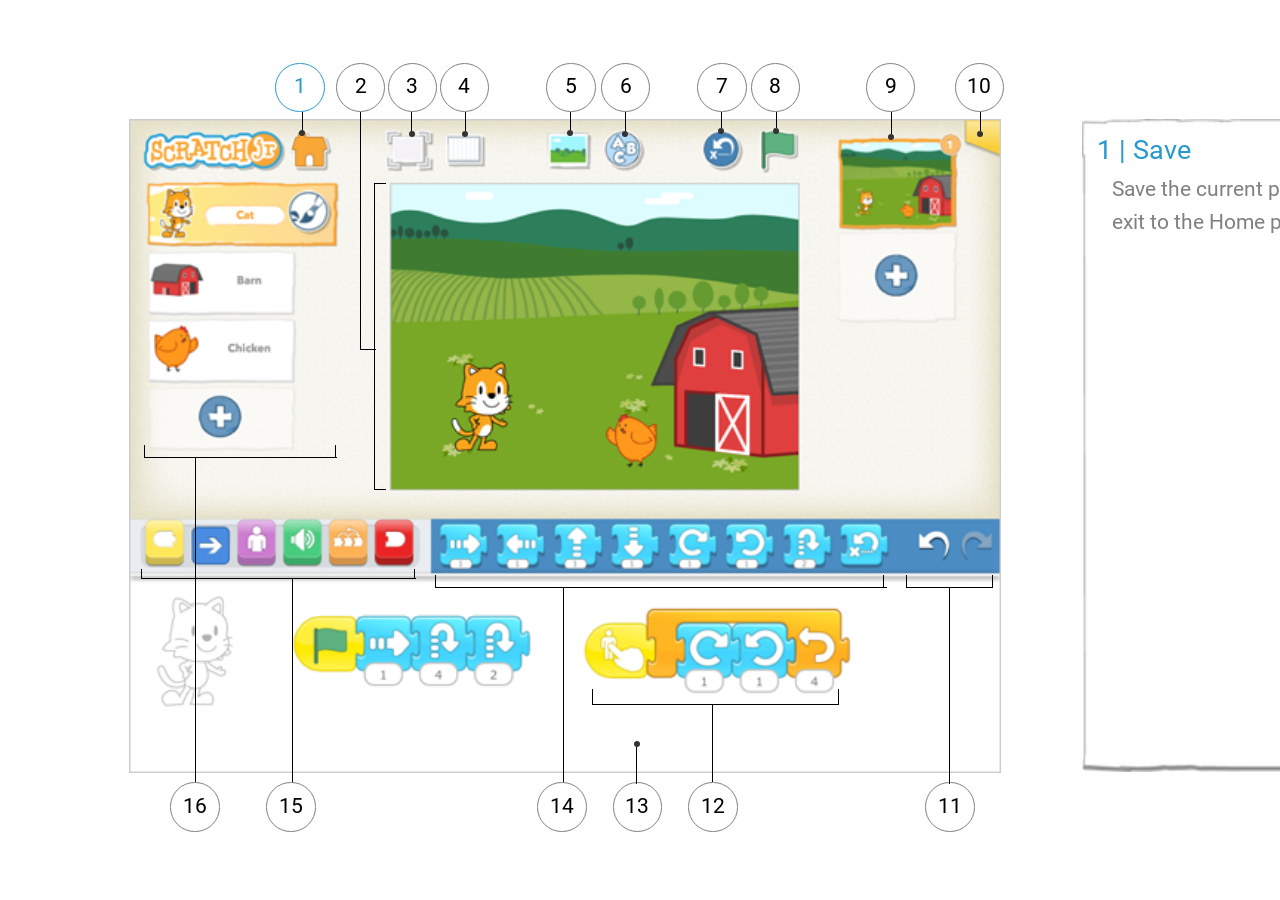
<file: editions/free/src/inapp/interface.html>
<!DOCTYPE html>
<html>
  <head>
    <meta charset="utf-8">
    <script>
        window.scratchJrPage = 'inappInterfaceGuide';
    </script>
    <script type="text/javascript" src="../app.bundle.js"></script>
  </head>
  <body>
    <div id="content">
      <div id="content-buffer">
      </div>
      <div id="ipad-project-view-wrapper">
        <div class="learn-tab learn-tab-selected learn-interface">
          <!-- 1. Save -->
          <div class="interface-button interface-button-selected" id="interface-button-save">
            <div class="interface-button-text">1</div>
          </div>
          <div class="interface-vertical-line" id="interface-vertical-line-save"></div>
          <div class="interface-dot" id="interface-dot-save"></div>
          <!-- 2. Stage -->
          <div class="interface-button" id="interface-button-stage">
            <div class="interface-button-text">2</div>
          </div>
          <div class="interface-vertical-line" id="interface-vertical-line-stage-1"></div>
          <div class="interface-horizontal-line" id="interface-horizontal-line-stage-1"></div>
          <div class="interface-vertical-line" id="interface-vertical-line-stage-2"></div>
          <div class="interface-horizontal-line" id="interface-horizontal-line-stage-2"></div>
          <div class="interface-horizontal-line" id="interface-horizontal-line-stage-3"></div>
          <!-- 3. Presentation Mode -->
          <div class="interface-button" id="interface-button-presentation-mode">
            <div class="interface-button-text">3</div>
          </div>
          <div class="interface-vertical-line" id="interface-vertical-line-presentation-mode"></div>
          <div class="interface-dot" id="interface-dot-presentation-mode"></div>
          <!-- 4. Grid -->
          <div class="interface-button" id="interface-button-grid">
            <div class="interface-button-text">4</div>
          </div>
          <div class="interface-vertical-line" id="interface-vertical-line-grid"></div>
          <div class="interface-dot" id="interface-dot-grid"></div>
          <!-- 5. Change Background -->
          <div class="interface-button" id="interface-button-add-text">
            <div class="interface-button-text">5</div>
          </div>
          <div class="interface-vertical-line" id="interface-vertical-line-add-text"></div>
          <div class="interface-dot" id="interface-dot-add-text"></div>
          <!-- 6. Add Text -->
          <div class="interface-button" id="interface-button-change-background">
            <div class="interface-button-text">6</div>
          </div>
          <div class="interface-vertical-line" id="interface-vertical-line-change-background"></div>
          <div class="interface-dot" id="interface-dot-change-background"></div>
          <!-- 7. Reset Characters -->
          <div class="interface-button" id="interface-button-reset-characters">
            <div class="interface-button-text">7</div>
          </div>
          <div class="interface-vertical-line" id="interface-vertical-line-reset-characters"></div>
          <div class="interface-dot" id="interface-dot-reset-characters"></div>
          <!-- 8. Green Flag -->
          <div class="interface-button" id="interface-button-green-flag">
            <div class="interface-button-text">8</div>
          </div>
          <div class="interface-vertical-line" id="interface-vertical-line-green-flag"></div>
          <div class="interface-dot" id="interface-dot-green-flag"></div>
          <!-- 9. Pages -->
          <div class="interface-button" id="interface-button-pages">
            <div class="interface-button-text">9</div>
          </div>
          <div class="interface-vertical-line" id="interface-vertical-line-pages"></div>
          <div class="interface-dot" id="interface-dot-pages"></div>
          <!-- 10. Project Information -->
          <div class="interface-button" id="interface-button-project-information">
            <div class="interface-button-text">10</div>
          </div>
          <div class="interface-vertical-line" id="interface-vertical-line-project-information"></div>
          <div class="interface-dot" id="interface-dot-project-information"></div>
          <!-- 16. Characters -->
          <div class="interface-button" id="interface-button-characters">
            <div class="interface-button-text">16</div>
          </div>
          <div class="interface-vertical-line" id="interface-vertical-line-characters-1"></div>
          <div class="interface-vertical-line" id="interface-vertical-line-characters-3"></div>
          <div class="interface-horizontal-line" id="interface-horizontal-line-characters"></div>
          <div class="interface-vertical-line" id="interface-vertical-line-characters-2"></div>
          <!-- 15. Block Categories -->
          <div class="interface-button" id="interface-button-block-categories">
            <div class="interface-button-text">15</div>
          </div>
          <div class="interface-vertical-line" id="interface-vertical-line-block-categories-1"></div>
          <div class="interface-horizontal-line" id="interface-horizontal-line-block-categories"></div>
          <div class="interface-vertical-line" id="interface-vertical-line-block-categories-2"></div>
          <div class="interface-vertical-line" id="interface-vertical-line-block-categories-3"></div>
          <!-- 14. Blocks Palette -->
          <div class="interface-button" id="interface-button-block-palette">
            <div class="interface-button-text">14</div>
          </div>
          <div class="interface-horizontal-line" id="interface-horizontal-line-blocks-palette"></div>
          <div class="interface-vertical-line" id="interface-vertical-line-blocks-palette-1"></div>
          <div class="interface-vertical-line" id="interface-vertical-line-blocks-palette-2"></div>
          <div class="interface-vertical-line" id="interface-vertical-line-blocks-palette-3"></div>
          <!-- 13. Programming Area -->
          <div class="interface-button" id="interface-button-programming-area">
            <div class="interface-button-text">13</div>
          </div>
          <div class="interface-vertical-line" id="interface-vertical-line-programming-area"></div>
          <div class="interface-dot" id="interface-dot-programming-area"></div>
          <!-- 12. Programming Script -->
          <div class="interface-button" id="interface-button-programming-script">
            <div class="interface-button-text">12</div>
          </div>
          <div class="interface-vertical-line" id="interface-vertical-line-programming-script-1"></div>
          <div class="interface-horizontal-line" id="interface-horizontal-line-programming-script"></div>
          <div class="interface-vertical-line" id="interface-vertical-line-programming-script-2"></div>
          <div class="interface-vertical-line" id="interface-vertical-line-programming-script-3"></div>
          <!-- 11. Undo Redo -->
          <div class="interface-button" id="interface-button-undo-redo">
            <div class="interface-button-text">11</div>
          </div>
          <div class="interface-vertical-line" id="interface-vertical-line-undo-redo-1"></div>
          <div class="interface-horizontal-line" id="interface-horizontal-line-undo-redo"></div>
          <div class="interface-vertical-line" id="interface-vertical-line-undo-redo-2"></div>
          <div class="interface-vertical-line" id="interface-vertical-line-undo-redo-3"></div>
          <img class="ipad-project-view" src="images/interface.png" />
          <div id="right-column">
            <div id="interface-key">
              <div id="interface-key-header">
              </div>
              <div id="interface-key-description">
              </div>
            </div>
            <div id="video-wrapper">
            </div>
          </div>
        </div>
      </div>
    </div>
  </body>
</html>
</file>
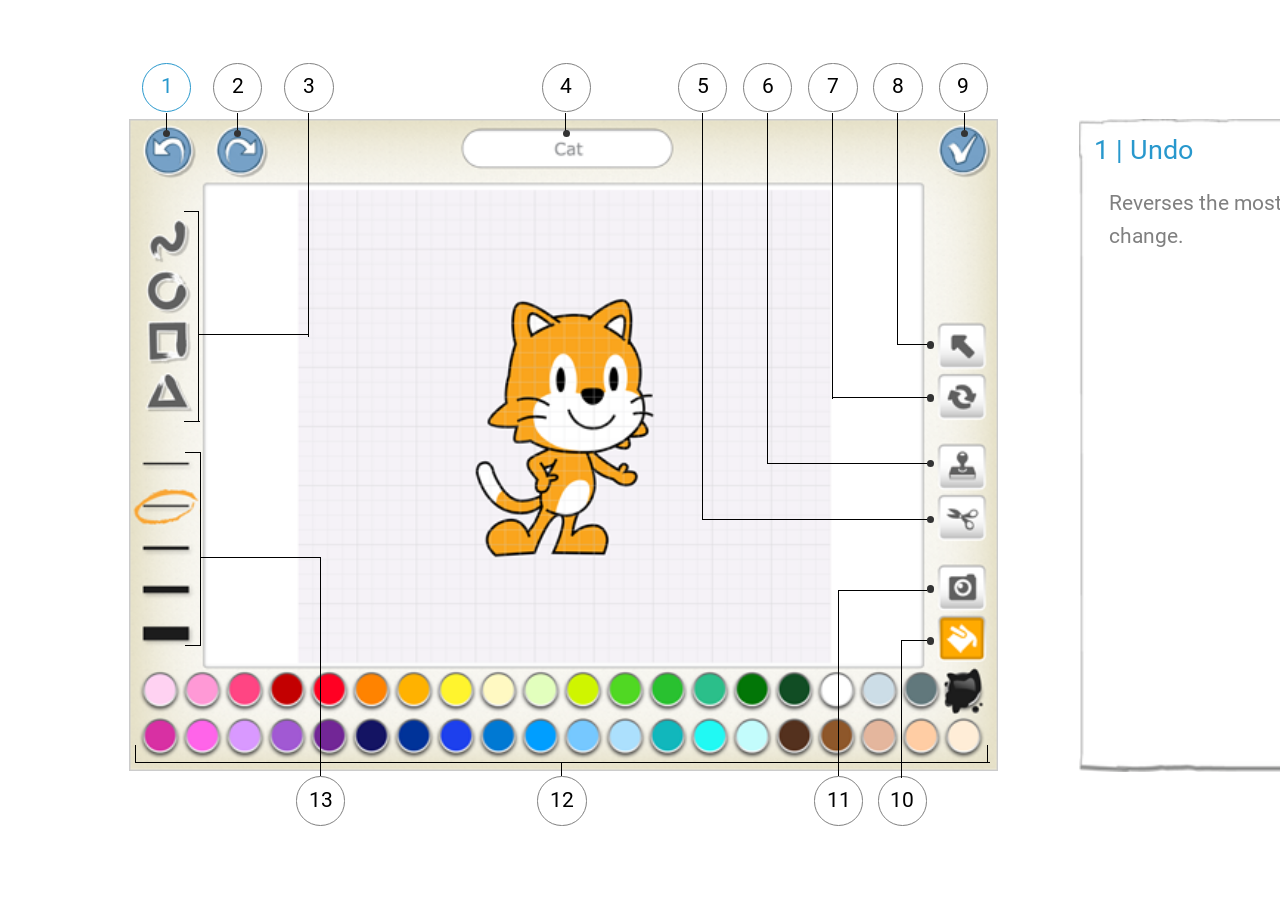
<file: editions/free/src/inapp/paint.html>
<!DOCTYPE html>
<html>
  <head>
    <meta charset="utf-8">
    <script>
        window.scratchJrPage = 'inappPaintEditorGuide';
    </script>
    <script type="text/javascript" src="../app.bundle.js"></script>
  </head>
  <body>
    <div id="content">
      <div id="content-buffer">
      </div>
      <div id="ipad-project-view-wrapper">
        <div class="learn-tab learn-tab-selected learn-paint">
          <!-- 1. Undo -->
          <div class="paint-button paint-button-selected" id="paint-button-undo">
            <div class="paint-button-text">1</div>
          </div>
          <div class="paint-vertical-line" id="paint-vertical-line-undo"></div>
          <div class="paint-dot" id="paint-dot-undo"></div>
          <!-- 2. Redo -->
          <div class="paint-button" id="paint-button-redo">
            <div class="paint-button-text">2</div>
          </div>
          <div class="paint-vertical-line" id="paint-vertical-line-redo"></div>
          <div class="paint-dot" id="paint-dot-redo"></div>
          <!-- 3. Select Shape -->
          <div class="paint-button" id="paint-button-select-shape">
            <div class="paint-button-text">3</div>
          </div>
          <div class="paint-vertical-line" id="paint-vertical-line-select-shape-1"></div>
          <div class="paint-horizontal-line" id="paint-horizontal-line-select-shape-1"></div>
          <div class="paint-vertical-line" id="paint-vertical-line-select-shape-2"></div>
          <div class="paint-horizontal-line" id="paint-horizontal-line-select-shape-2"></div>
          <div class="paint-horizontal-line" id="paint-horizontal-line-select-shape-3"></div>
          <!-- 4. Character Name -->
          <div class="paint-button" id="paint-button-character-name">
            <div class="paint-button-text">4</div>
          </div>
          <div class="paint-vertical-line" id="paint-vertical-line-character-name"></div>
          <div class="paint-dot" id="paint-dot-character-name"></div>
          <!-- 5. Cut -->
          <div class="paint-button" id="paint-button-cut">
            <div class="paint-button-text">5</div>
          </div>
          <div class="paint-vertical-line" id="paint-vertical-line-cut"></div>
          <div class="paint-horizontal-line" id="paint-horizontal-line-cut"></div>
          <div class="paint-dot" id="paint-dot-cut"></div>
          <img class="ipad-project-view" src="images/paint.png" />
          <!-- 6. Duplicate -->
          <div class="paint-button" id="paint-button-duplicate">
            <div class="paint-button-text">6</div>
          </div>
          <div class="paint-vertical-line" id="paint-vertical-line-duplicate"></div>
          <div class="paint-horizontal-line" id="paint-horizontal-line-duplicate"></div>
          <div class="paint-dot" id="paint-dot-duplicate"></div>
          <!-- 7. Rotate -->
          <div class="paint-button" id="paint-button-rotate">
            <div class="paint-button-text">7</div>
          </div>
          <div class="paint-vertical-line" id="paint-vertical-line-rotate"></div>
          <div class="paint-horizontal-line" id="paint-horizontal-line-rotate"></div>
          <div class="paint-dot" id="paint-dot-rotate"></div>
          <!-- 8. Drag -->
          <div class="paint-button" id="paint-button-drag">
            <div class="paint-button-text">8</div>
          </div>
          <div class="paint-vertical-line" id="paint-vertical-line-drag"></div>
          <div class="paint-horizontal-line" id="paint-horizontal-line-drag"></div>
          <div class="paint-dot" id="paint-dot-drag"></div>
          <!-- 9. Save -->
          <div class="paint-button" id="paint-button-save">
            <div class="paint-button-text">9</div>
          </div>
          <div class="paint-vertical-line" id="paint-vertical-line-save"></div>
          <div class="paint-dot" id="paint-dot-save"></div>
          <!-- 10. Fill -->
          <div class="paint-button" id="paint-button-fill">
            <div class="paint-button-text">10</div>
          </div>
          <div class="paint-vertical-line" id="paint-vertical-line-fill"></div>
          <div class="paint-horizontal-line" id="paint-horizontal-line-fill"></div>
          <div class="paint-dot" id="paint-dot-fill"></div>
          <!-- 11. Camera -->
          <div class="paint-button" id="paint-button-camera">
            <div class="paint-button-text">11</div>
          </div>
          <div class="paint-vertical-line" id="paint-vertical-line-camera"></div>
          <div class="paint-horizontal-line" id="paint-horizontal-line-camera"></div>
          <div class="paint-dot" id="paint-dot-camera"></div>
          <!-- 12. Select Color -->
          <div class="paint-button" id="paint-button-select-color">
            <div class="paint-button-text">12</div>
          </div>
          <div class="paint-vertical-line" id="paint-vertical-line-select-color-1"></div>
          <div class="paint-horizontal-line" id="paint-horizontal-line-select-color-1"></div>
          <div class="paint-vertical-line" id="paint-vertical-line-select-color-2"></div>
          <div class="paint-vertical-line" id="paint-vertical-line-select-color-3"></div>
          <!-- 13. Select Line Size -->
          <div class="paint-button" id="paint-button-select-line-size">
            <div class="paint-button-text">13</div>
          </div>
          <div class="paint-vertical-line" id="paint-vertical-line-select-line-size-1"></div>
          <div class="paint-horizontal-line" id="paint-horizontal-line-select-line-size-1"></div>
          <div class="paint-vertical-line" id="paint-vertical-line-select-line-size-2"></div>
          <div class="paint-horizontal-line" id="paint-horizontal-line-select-line-size-2"></div>
          <div class="paint-horizontal-line" id="paint-horizontal-line-select-line-size-3"></div>
          <div id="paint-key">
            <div id="paint-key-header">
            </div>
            <div id="paint-key-description">
            </div>
          </div>
        </div>
      </div>
    </div>
  </body>
</html>
</file>
